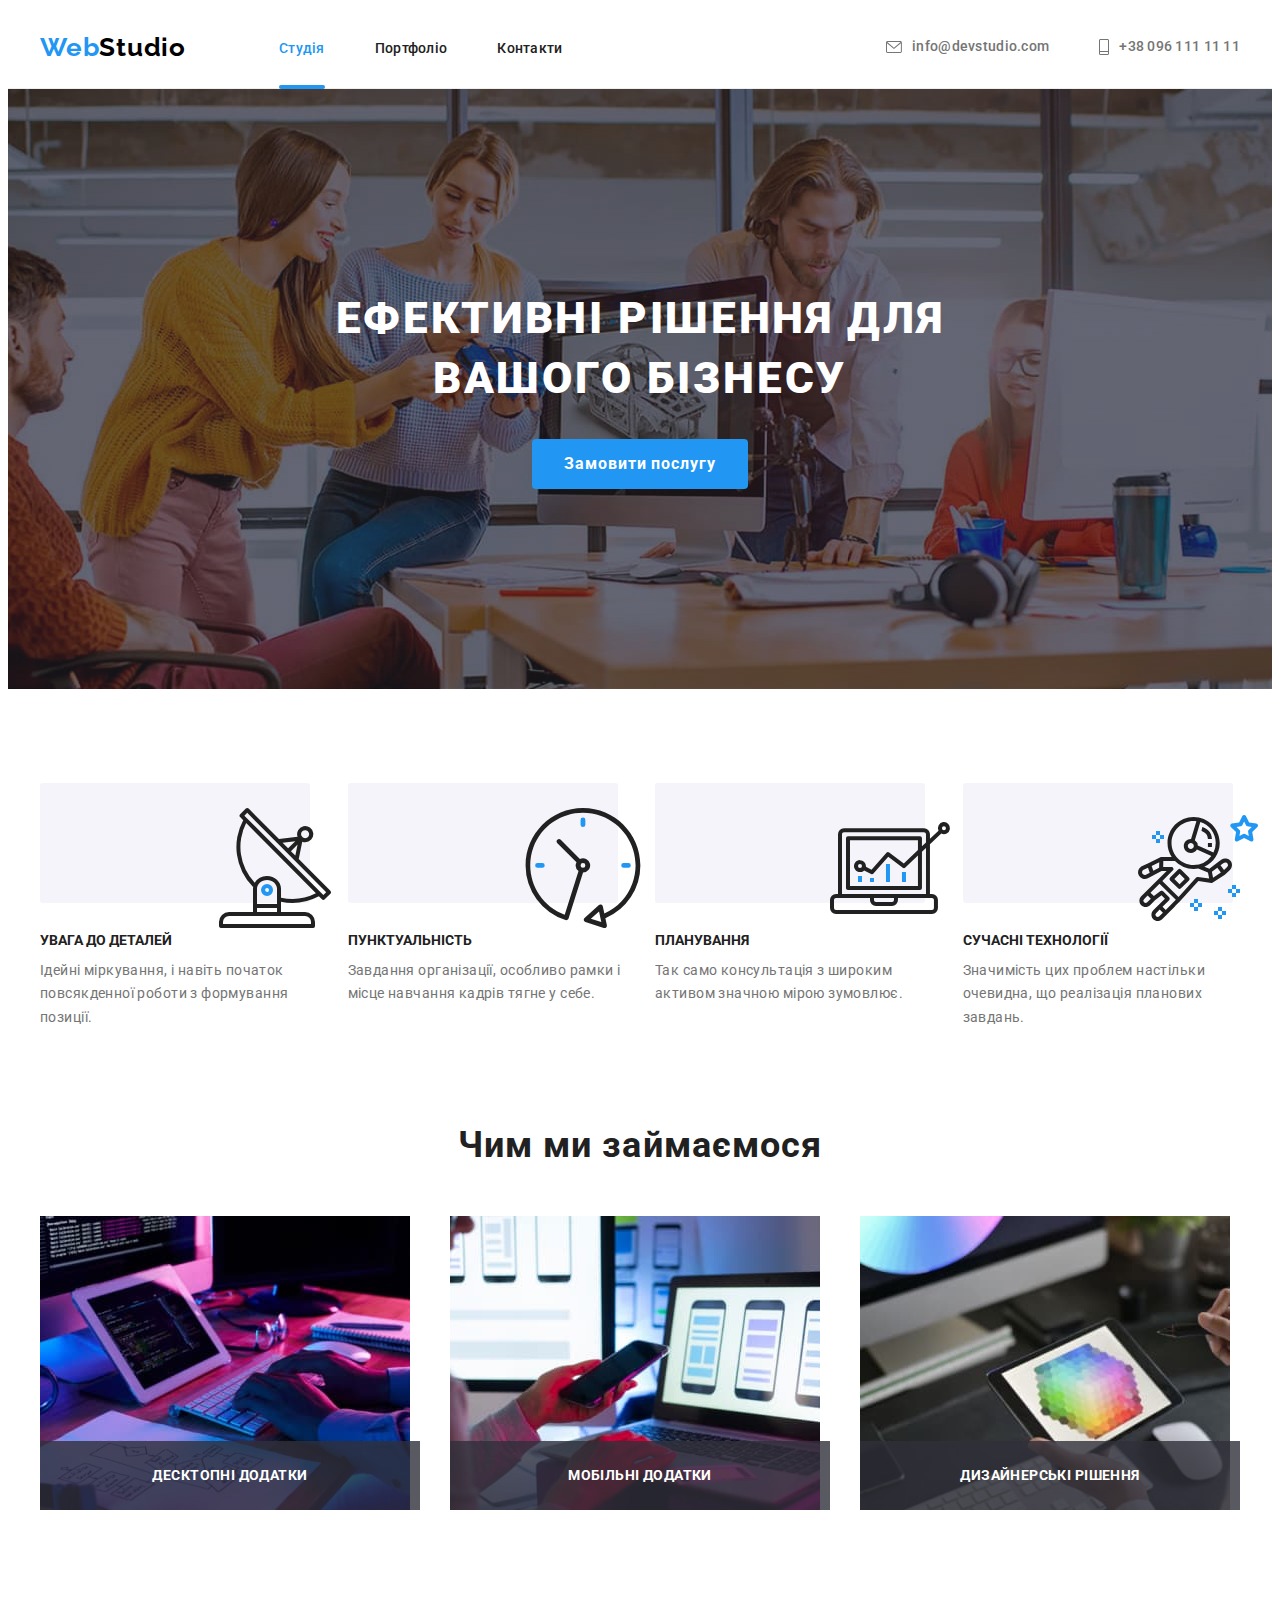
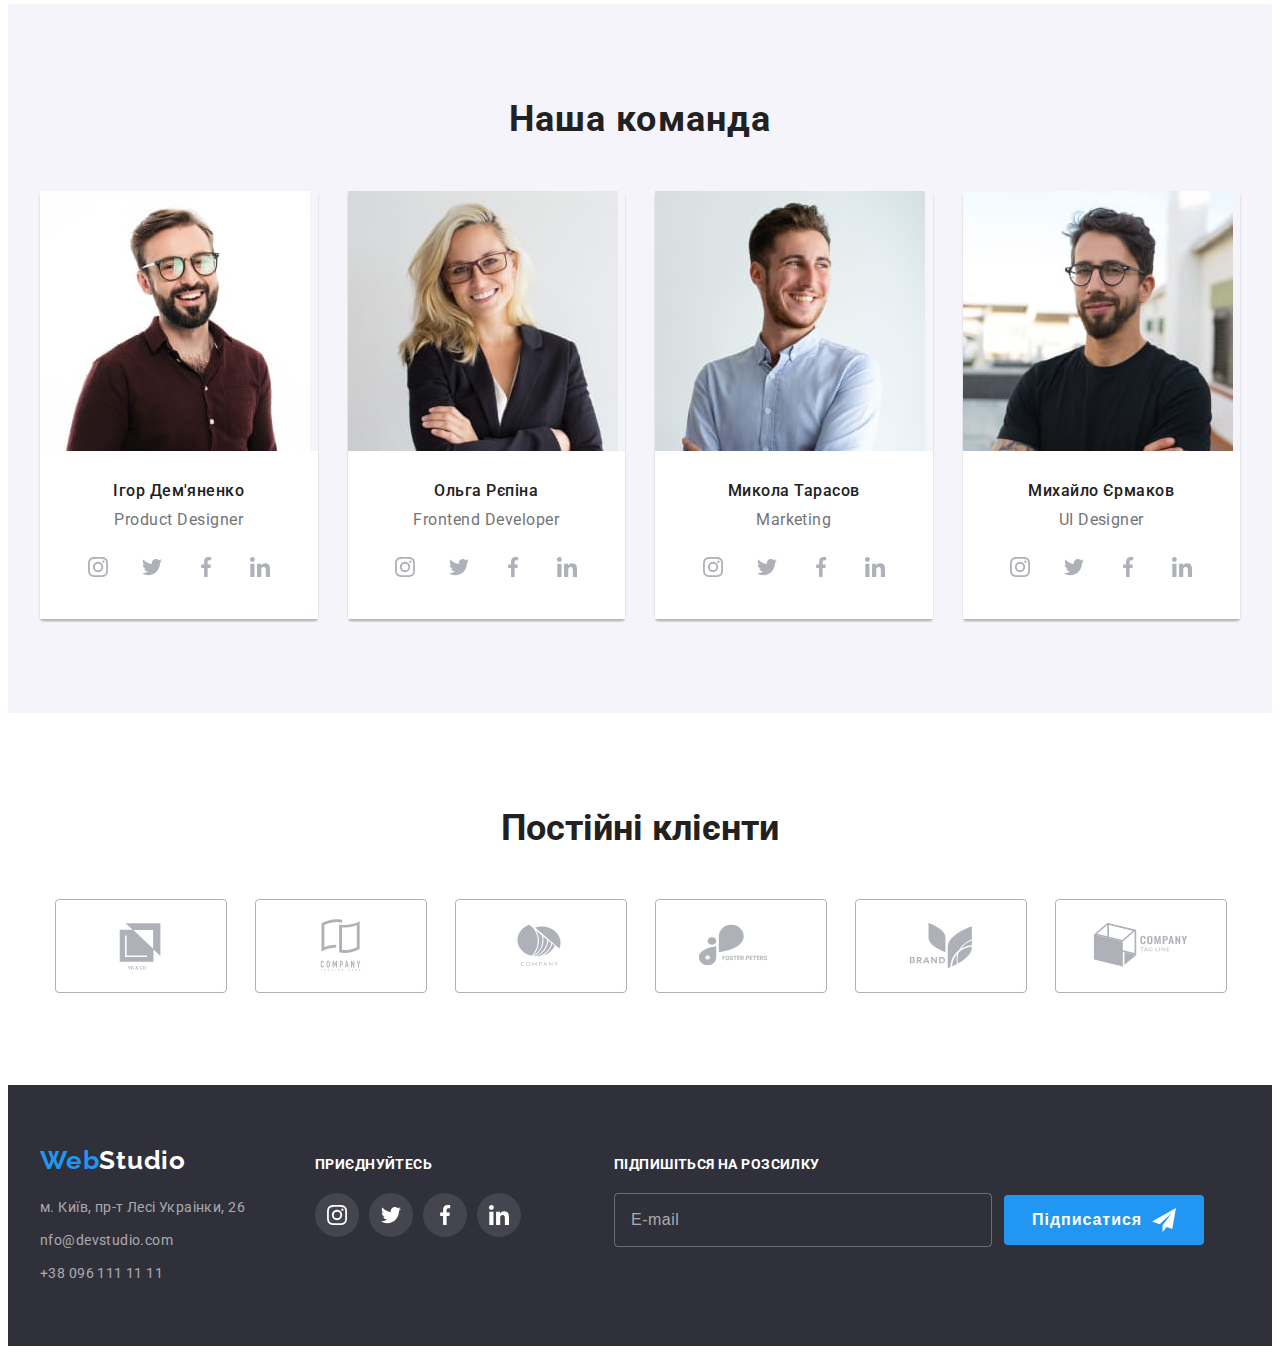
<file: index.html>
<!DOCTYPE html>
<html lang="uk">
  <head>
    <meta charset="UTF-8" />
    <meta http-equiv="X-UA-Compatible" content="IE=edge" />
    <meta name="viewport" content="width=device-width, initial-scale=1.0" />
    <title>Головна</title>
    <link rel="preconnect" href="https://fonts.googleapis.com" />
    <link rel="preconnect" href="https://fonts.gstatic.com" crossorigin />
    <link
      href="https://fonts.googleapis.com/css2?family=Raleway:wght@700&family=Roboto:wght@400;500;700;900&display=swap"
      rel="stylesheet"
    />

    <link
      rel="stylesheet"
      href="https://cdnjs.cloudflare.com/ajax/libs/modern-normalize/1.1.0/modern-normalize.min.css"
      integrity="sha512-wpPYUAdjBVSE4KJnH1VR1HeZfpl1ub8YT/NKx4PuQ5NmX2tKuGu6U/JRp5y+Y8XG2tV+wKQpNHVUX03MfMFn9Q=="
      crossorigin="anonymous"
      referrerpolicy="no-referrer"
    />

    <link rel="stylesheet" href="./css/main.min.css" />
  </head>

  <body>
  <!-- header -->

    <header class="header">
      <div class="container header-container">
        <a class="header-logo" href="#">
          <span class="header-logo-web">Web</span>Studio</a
        >

        <nav class="navigation">
          <ul class="header-nav">
            <li>
              <a class="header-nav-link current" href="./index.html">Студія</a>
            </li>
            <li>
              <a class="header-nav-link" href="./portfolio.html">Портфоліо</a>
            </li>
            <li><a class="header-nav-link" href="#">Контакти</a></li>
          </ul>
        </nav>

        <ul class="header-contacts">
          <li>
            <a class="header-contact" href="mailto:info@devstudio.com">
              <svg class="icon-mail" width="16" height="12">
                <use href="./images/icons.svg#icon-envelope"></use></svg
              >info@devstudio.com</a
            >
          </li>
          <li>
            <a class="header-contact" href="tel:+380961111111">
              <svg class="icon-tel" width="10" height="16">
                <use href="./images/icons.svg#icon-iconphone"></use></svg
              >+38 096 111 11 11</a
            >
          </li>
        </ul>
      </div>
    </header>

    <main>
  <!-- hero -->

      <section class="hero">
        <div class="container hero__container">
          <h1 class="hero__title">Ефективні рішення для вашого бізнесу</h1>
          <button type="button" class="hero__btn btn" data-modal-open>
            Замовити послугу
          </button>
        </div>
      </section>

 <!--  description  -->

      <section class="description">
        <div class="container description-container">
          <h2 hidden>description</h2>

          <ul class="description-list">
            <li class="description-list-item">
              <div class="description-wrapper-icon">
                <svg class="description-icon" width="70" height="70">
                  <use href="./images/icons.svg#icon-antenna"></use>
                </svg>
              </div>

              <h3 class="description-subtitle">УВАГА ДО ДЕТАЛЕЙ</h3>
              <p class="description-text">
                Ідейні міркування, і навіть початок повсякденної роботи з
                формування позиції.
              </p>
            </li>
            <li class="description-list-item">
              <div class="description-wrapper-icon">
                <svg class="description-icon" width="70" height="70">
                  <use href="./images/icons.svg#icon-clock"></use>
                </svg>
              </div>

              <h3 class="description-subtitle">ПУНКТУАЛЬНІСТЬ</h3>
              <p class="description-text">
                Завдання організації, особливо рамки і місце навчання кадрів
                тягне у себе.
              </p>
            </li>
            <li class="description-list-item">
              <div class="description-wrapper-icon">
                <svg class="description-icon" width="70" height="70">
                  <use href="./images/icons.svg#icon-diagram"></use>
                </svg>
              </div>

              <h3 class="description-subtitle">ПЛАНУВАННЯ</h3>
              <p class="description-text">
                Так само консультація з широким активом значною мірою зумовлює.
              </p>
            </li>
            <li class="description-list-item">
              <div class="description-wrapper-icon">
                <svg class="description-icon" width="70" height="70">
                  <use href="./images/icons.svg#icon-astronaut"></use>
                </svg>
              </div>

              <h3 class="description-subtitle">СУЧАСНІ ТЕХНОЛОГІЇ</h3>
              <p class="description-text">
                Значимість цих проблем настільки очевидна, що реалізація
                планових завдань.
              </p>
            </li>
          </ul>
        </div>
      </section>

  <!--  about  -->

      <section class="about">
        <div class="container about__container">
          <h2 class="about__subtitle">Чим ми займаємося</h2>

          <ul class="about__list">
            <li class="about__item">
              <div class="about__wrapper">
                <img
                  src="./images/img1.jpg"
                  alt="комп'ютер"
                  width="370"
                  height="294"
                />
                <h3 class="about__text">Десктопні додатки</h3>
              </div>
            </li>
            <li class="about__item">
              <div class="about__wrapper">
                <img
                  src="./images/img2.jpg"
                  alt="телефон"
                  width="370"
                  height="294"
                />
                <h3 class="about__text">Мобільні додатки</h3>
              </div>
            </li>
            <li class="about__item">
              <div class="about__wrapper">
                <img
                  src="./images/img3.jpg"
                  alt="планшет"
                  width="370"
                  height="294"
                />
                <h3 class="about__text">Дизайнерські рішення</h3>
              </div>
            </li>
          </ul>
        </div>
      </section>

 <!-- team -->

      <section class="team" id="team">
        <div class="container team__container">
          <h2 class="team__subtitle">Наша команда</h2>

          <ul class="team__list">
            <li class="team__item">
              <img
                src="./images/igor.jpg"
                alt="наш дизайнер"
                width="270"
                height="260"
              />

              <div class="team__card">
                <h3 class="team__card-title">Ігор Дем'яненко</h3>
                <p class="team__card-text">Product Designer</p>

                <ul class="soc">
                  <li class="soc__item">
                    <a
                      class="soc__link"
                      href="#"
                      target="_blank"
                      rel="norefferer noopener"
                    >
                      <svg class="soc__icon" width="20" height="20">
                        <use href="./images/icons.svg#icon-instagram"></use>
                      </svg>
                    </a>
                  </li>
                  <li class="soc__item">
                    <a
                      class="soc__link"
                      href="#"
                      target="_blank"
                      rel="norefferer noopener"
                    >
                      <svg class="soc__icon" width="20" height="20">
                        <use href="./images/icons.svg#icon-twitter"></use>
                      </svg>
                    </a>
                  </li>
                  <li class="soc__item">
                    <a
                      class="soc__link"
                      href="#"
                      target="_blank"
                      rel="norefferer noopener"
                    >
                      <svg class="soc__icon" width="20" height="20">
                        <use href="./images/icons.svg#icon-facebook"></use>
                      </svg>
                    </a>
                  </li>
                  <li class="soc__item">
                    <a
                      class="soc__link"
                      href="#"
                      target="_blank"
                      rel="norefferer noopener"
                    >
                      <svg class="soc__icon" width="20" height="20">
                        <use href="./images/icons.svg#icon-linkedin"></use>
                      </svg>
                    </a>
                  </li>
                </ul>
              </div>
            </li>
            <li class="team__item">
              <img
                src="./images/olha.jpg"
                alt="наш розробник"
                width="270"
                height="260"
              />
              <div class="team__card">
                <h3 class="team__card-title">Ольга Рєпіна</h3>
                <p class="team__card-text">Frontend Developer</p>
                <ul class="soc">
                  <li class="soc__item">
                    <a
                      class="soc__link"
                      href="#"
                      target="_blank"
                      rel="norefferer noopener"
                    >
                      <svg class="soc__icon" width="20" height="20">
                        <use href="./images/icons.svg#icon-instagram"></use>
                      </svg>
                    </a>
                  </li>
                  <li class="soc__item">
                    <a
                      class="soc__link"
                      href="#"
                      target="_blank"
                      rel="norefferer noopener"
                    >
                      <svg class="soc__icon" width="20" height="20">
                        <use href="./images/icons.svg#icon-twitter"></use>
                      </svg>
                    </a>
                  </li>
                  <li class="soc__item">
                    <a
                      class="soc__link"
                      href="#"
                      target="_blank"
                      rel="norefferer noopener"
                    >
                      <svg class="soc__icon" width="20" height="20">
                        <use href="./images/icons.svg#icon-facebook"></use>
                      </svg>
                    </a>
                  </li>
                  <li class="soc__item">
                    <a
                      class="soc__link"
                      href="#"
                      target="_blank"
                      rel="norefferer noopener"
                    >
                      <svg class="soc__icon" width="20" height="20">
                        <use href="./images/icons.svg#icon-linkedin"></use>
                      </svg>
                    </a>
                  </li>
                </ul>
              </div>
            </li>
            <li class="team__item">
              <img
                src="./images/mykola.jpg"
                alt="наш маркетолог"
                width="270"
                height="260"
              />
              <div class="team__card">
                <h3 class="team__card-title">Микола Тарасов</h3>
                <p class="team__card-text">Marketing</p>
                <ul class="soc">
                  <li class="soc__item">
                    <a
                      class="soc__link"
                      href="#"
                      target="_blank"
                      rel="norefferer noopener"
                    >
                      <svg class="soc__icon" width="20" height="20">
                        <use href="./images/icons.svg#icon-instagram"></use>
                      </svg>
                    </a>
                  </li>
                  <li class="soc__item">
                    <a
                      class="soc__link"
                      href="#"
                      target="_blank"
                      rel="norefferer noopener"
                    >
                      <svg class="soc__icon" width="20" height="20">
                        <use href="./images/icons.svg#icon-twitter"></use>
                      </svg>
                    </a>
                  </li>
                  <li class="soc__item">
                    <a
                      class="soc__link"
                      href="#"
                      target="_blank"
                      rel="norefferer noopener"
                    >
                      <svg class="soc__icon" width="20" height="20">
                        <use href="./images/icons.svg#icon-facebook"></use>
                      </svg>
                    </a>
                  </li>
                  <li class="soc__item">
                    <a
                      class="soc__link"
                      href="#"
                      target="_blank"
                      rel="norefferer noopener"
                    >
                      <svg class="soc__icon" width="20" height="20">
                        <use href="./images/icons.svg#icon-linkedin"></use>
                      </svg>
                    </a>
                  </li>
                </ul>
              </div>
            </li>
            <li class="team__item">
              <img
                src="./images/mychailo.jpg"
                alt="наш дизайнер"
                width="270"
                height="260"
              />
              <div class="team__card">
                <h3 class="team__card-title">Михайло Єрмаков</h3>
                <p class="team__card-text">UI Designer</p>
                <ul class="soc">
                  <li class="soc__item">
                    <a
                      class="soc__link"
                      href="#"
                      target="_blank"
                      rel="norefferer noopener"
                    >
                      <svg class="soc__icon" width="20" height="20">
                        <use href="./images/icons.svg#icon-instagram"></use>
                      </svg>
                    </a>
                  </li>
                  <li class="soc__item">
                    <a
                      class="soc__link"
                      href="#"
                      target="_blank"
                      rel="norefferer noopener"
                    >
                      <svg class="soc__icon" width="20" height="20">
                        <use href="./images/icons.svg#icon-twitter"></use>
                      </svg>
                    </a>
                  </li>
                  <li class="soc__item">
                    <a
                      class="soc__link"
                      href="#"
                      target="_blank"
                      rel="norefferer noopener"
                    >
                      <svg class="soc__icon" width="20" height="20">
                        <use href="./images/icons.svg#icon-facebook"></use>
                      </svg>
                    </a>
                  </li>
                  <li class="soc__item">
                    <a
                      class="soc__link"
                      href="#"
                      target="_blank"
                      rel="norefferer noopener"
                    >
                      <svg class="soc__icon" width="20" height="20">
                        <use href="./images/icons.svg#icon-linkedin"></use>
                      </svg>
                    </a>
                  </li>
                </ul>
              </div>
            </li>
          </ul>
        </div>
      </section>

<!--  clients  -->

      <section class="clients">
        <div class="container clients__container">
          <h2 class="clients__subtitle">Постійні клієнти</h2>

          <ul class="clients__list">
            <li class="clients__item">
              <a
                class="clients__link"
                href="#"
                target="_blank"
                rel="norefferer noopener"
              >
                <svg class="clients__icon" width="106" height="60">
                  <use href="./images/icons.svg#icon-Logo1"></use></svg>
                </a>
            </li>
            <li class="clients__item">
              <a
                class="clients__link"
                href="#"
                target="_blank"
                rel="norefferer noopener"
              >
                <svg class="clients__icon" width="106" height="60">
                  <use href="./images/icons.svg#icon-Logo2"></use>
                </svg>
              </a>
            </li>
            <li class="clients__item">
              <a
                class="clients__link"
                href="#"
                target="_blank"
                rel="norefferer noopener"
              >
                <svg class="clients__icon" width="106" height="60">
                  <use href="./images/icons.svg#icon-Logo3"></use>
                </svg>
              </a>
            </li>
            <li class="clients__item">
              <a
                class="clients__link"
                href="#"
                target="_blank"
                rel="norefferer noopener"
              >
                <svg class="clients__icon" width="106" height="60">
                  <use href="./images/icons.svg#icon-Logo4"></use>
                </svg>
              </a>
            </li>
            <li class="clients__item">
              <a
                class="clients__link"
                href="#"
                target="_blank"
                rel="norefferer noopener"
              >
                <svg class="clients__icon" width="106" height="60">
                  <use href="./images/icons.svg#icon-Logo5"></use>
                </svg>
              </a>
            </li>
            <li class="clients__item">
              <a
                class="clients__link"
                href="#"
                target="_blank"
                rel="norefferer noopener"
              >
                <svg class="clients__icon" width="106" height="60">
                  <use href="./images/icons.svg#icon-Logo6"></use>
                </svg>
              </a>
            </li>
          </ul>
        </div>
      </section>
    </main>

                           <!--  footer  -->

    <footer class="contacts">
      <div class="container footer-container">
        <div class="footer-address">
          <a href="./index.html" class="footer-logo">
            <span class="footer-logo-web">Web</span>Studio</a
          >
          <address class="contacts-address">
            <ul>
              <li class="contacts-address-item">
                <a
                  class="contacts-link"
                  href="https://goo.gl/maps/CPtrU1FHBa2aNyZL9"
                  target="_blank"
                  rel="noopener noreferrer"
                  >м. Київ, пр-т Лесі Украінки, 26
                </a>
              </li>
              <li class="contacts-address-item">
                <a class="contacts-mail" href="mailto:nfo@devstudio.com"
                  >nfo@devstudio.com
                </a>
              </li>
              <li class="contacts-address-item">
                <a class="contacts-phone" href="tel:+380961111111"
                  >+38 096 111 11 11
                </a>
              </li>
            </ul>
          </address>
        </div>

                            <!-- footer soc-list  -->

        <div class="footer-soc">
          <span class="footer-soc-uptitle">приєднуйтесь</span>
          <ul class="footer-soc-list">
            <li class="footer-soc-item">
              <a
                class="footer-soc-link link"
                href="#"
                target="_blank"
                rel="noreferrer noopener"
              >
                <svg class="footer-soc-icon" width="20" height="20">
                  <use href="./images/icons.svg#icon-instagram"></use>
                </svg>
              </a>
            </li>
            <li class="footer-soc-item">
              <a
                class="footer-soc-link link"
                href="#"
                target="_blank"
                rel="norefferer noopener"
              >
                <svg class="footer-soc-icon" width="20" height="20">
                  <use href="./images/icons.svg#icon-twitter"></use>
                </svg>
              </a>
            </li>
            <li class="footer-soc-item">
              <a
                class="footer-soc-link link"
                href="#"
                target="_blank"
                rel="norefferer noopener"
              >
                <svg class="footer-soc-icon" width="20" height="20">
                  <use href="./images/icons.svg#icon-facebook"></use>
                </svg>
              </a>
            </li>
            <li class="footer-soc-item">
              <a
                class="footer-soc-link link"
                href="#"
                target="_blank"
                rel="norefferer noopener"
              >
                <svg class="footer-soc-icon" width="20" height="20">
                  <use href="./images/icons.svg#icon-linkedin"></use>
                </svg>
              </a>
            </li>
          </ul>
        </div>

        <div class="footer-field">
          <p class="footer-input-uptitle">Підпишіться на розсилку</p>
          <form class="footer-form">
            <label for="send-email" class="input-label hidden">Пошта</label>
            <div class="footer-input-wrapper">
              <input
                type="email"
                name="send-email"
                class="footer-input"
                id="send-email"
                placeholder="E-mail"
                required
              />

              <button type="submit" class="footer-btn">
                Підписатися
                <span>
                  <svg class="icon-send" width="24" height="24">
                    <use href="./images/icons.svg#icon-send"></use>
                  </svg>
                </span>
              </button>
            </div>
          </form>
        </div>
      </div>
    </footer>

                              <!--   modal   -->

    <div class="backdrop is-hidden" data-modal>
      <div class="modal">
        <button type="button" class="modal-close" data-modal-close>
          <svg class="modal-close-icon" width="18" height="18">
            <use href="./images/icons.svg#icon-close-black"></use>
          </svg>
        </button>

        <p class="modal-title">Залиште свої дані, ми вам передзвонимо</p>

        <form class="modal-form">
          <div class="modal-field">
            <label for="user-name" class="input-label">Ім'я</label>
            <div class="input-wrapper">
              <input
                type="text"
                name="user-name"
                class="modal-input"
                id="user-name"
                required
              />
              <svg class="modal-icon" width="18" height="18">
                <use href="./images/icons.svg#icon-person"></use>
              </svg>
            </div>
          </div>

          <div class="modal-field">
            <label for="user-tel" class="input-label">Телефон</label>
            <div class="input-wrapper">
              <input
                type="tel"
                name="user-tel"
                class="modal-input"
                id="user-tel"
                required
              />
              <svg class="modal-icon" width="18" height="18">
                <use href="./images/icons.svg#icon-phone"></use>
              </svg>
            </div>
          </div>

          <div class="modal-field">
            <label for="user-email" class="input-label">Пошта</label>
            <div class="input-wrapper">
              <input
                type="email"
                name="user-email"
                class="modal-input"
                id="user-email"
                required
              />
              <svg class="modal-icon" width="18" height="18">
                <use href="./images/icons.svg#icon-email"></use>
              </svg>
            </div>
          </div>

          <div class="modal-field">
            <label for="user-comment" class="input-label">Коментар</label>
            <textarea
              name="user-comment"
              id="user-comment"
              class="modal-comment"
              placeholder="Введіть текст"
            ></textarea>
          </div>

          <div class="modal-field">
            <div class="checkbox-wrapper">
              <input
                type="checkbox"
                name="policy"
                class="modal-check hidden"
                id="policy"
              />
              <label for="policy" class="check-text">
                <span>
                  <svg class="check-icon" width="16" height="15">
                    <use href="./images/icons.svg#icon-check"></use>
                  </svg>
                </span>
                Погоджуюся з розсилкою та приймаю
                <a href="#" class="policy-link">Умови договору</a>
              </label>
            </div>
          </div>

          <button type="submit" class="modal-btn">Відправити</button>
        </form>
      </div>
    </div>

    <script src="./js/modal.js"></script>
  </body>
</html>
</file>
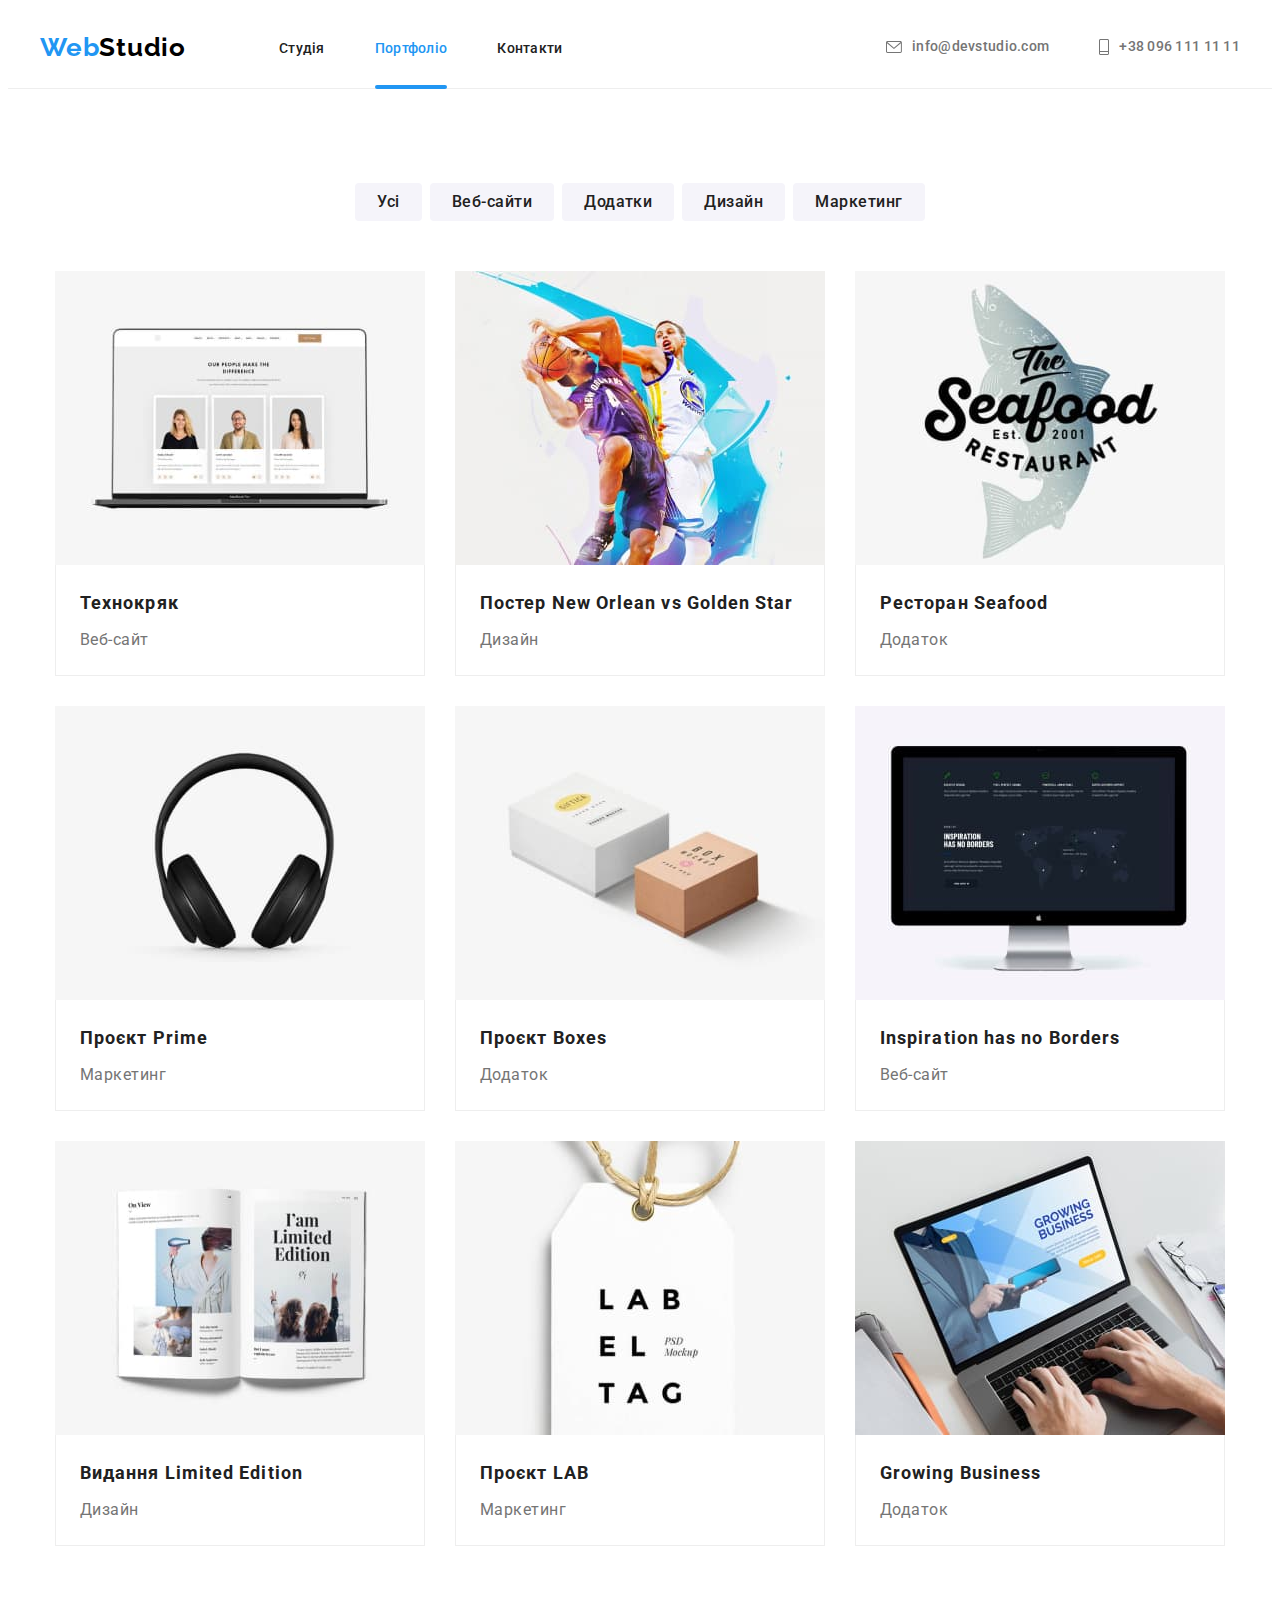
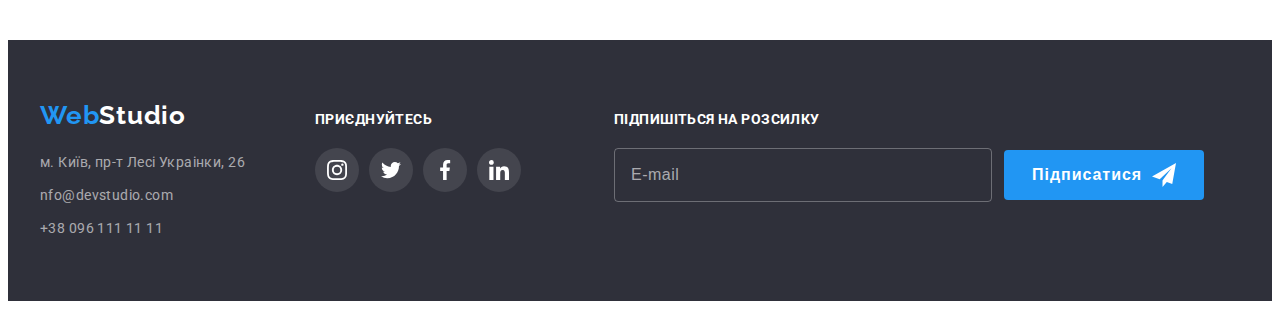
<file: portfolio.html>
<!DOCTYPE html>
<html lang="uk">
  <head>
    <meta charset="UTF-8" />
    <meta http-equiv="X-UA-Compatible" content="IE=edge" />
    <meta name="viewport" content="width=device-width, initial-scale=1.0" />
    <title>Портфоліо</title>
    <link rel="preconnect" href="https://fonts.googleapis.com" />
    <link rel="preconnect" href="https://fonts.gstatic.com" crossorigin />
    <link
      href="https://fonts.googleapis.com/css2?family=Raleway:wght@700&family=Roboto:wght@400;500;700;900&display=swap"
      rel="stylesheet"
    />

    <link
      rel="stylesheet"
      href="https://cdnjs.cloudflare.com/ajax/libs/modern-normalize/1.1.0/modern-normalize.min.css"
      integrity="sha512-wpPYUAdjBVSE4KJnH1VR1HeZfpl1ub8YT/NKx4PuQ5NmX2tKuGu6U/JRp5y+Y8XG2tV+wKQpNHVUX03MfMFn9Q=="
      crossorigin="anonymous"
      referrerpolicy="no-referrer"
    />

    <link rel="stylesheet" href="./css/main.min.css" />
  </head>

  <body>
    <!-- ---------------------header----------------------- -->
    <header class="header">
      <div class="container header-container">
        <a class="header-logo" href="./index.html">
          <span class="header-logo-web">Web</span>Studio</a
        >

        <nav class="navigation">
          <ul class="header-nav">
            <li><a class="header-nav-link" href="./index.html">Студія</a></li>
            <li>
              <a class="header-nav-link current" href="./portfolio.html"
                >Портфоліо</a
              >
            </li>
            <li><a class="header-nav-link" href="#">Контакти</a></li>
          </ul>
        </nav>

        <ul class="header-contacts">
          <li>
            <a class="header-contact" href="mailto:info@devstudio.com">
              <svg class="icon-mail" width="16" height="12">
                <use href="./images/icons.svg#icon-envelope"></use></svg
              >info@devstudio.com</a
            >
          </li>
          <li>
            <a class="header-contact" href="tel:+380961111111">
              <svg class="icon-tel" width="10" height="16">
                <use href="./images/icons.svg#icon-iconphone"></use></svg
              >+38 096 111 11 11</a
            >
          </li>
        </ul>
      </div>
    </header>

    <!-- --------------------filter-btn-------------------------- -->

    <main>
      <section class="filter">
        <div class="container filter-container">
          <h1 class="hidden">portfolio</h1>

          <ul class="filter-list">
            <li><button type="button" class="filter-btn">Усі</button></li>
            <li><button type="button" class="filter-btn">Веб-сайти</button></li>
            <li><button type="button" class="filter-btn">Додатки</button></li>
            <li><button type="button" class="filter-btn">Дизайн</button></li>
            <li><button type="button" class="filter-btn">Маркетинг</button></li>
          </ul>

          <!---------------------------- portfolio ------------------------->

          <ul class="filter-portfolio">
            <li class="filter-item">
              <a class="link-card" href="#">
                <div class="filter-top-wrap">
                  <img
                    src="./images/technokryak.jpg"
                    alt="Технокряк"
                    width="370"
                    height="294"
                  />
                  <p class="filter-top-text">
                    Ресурс пропонує комплексні пропозиції з різним рівнем
                    функціоналу та сервісів. Все це дозволить відвідувачу
                    отримати вичерпні відомості про компанію чи приватну особу.
                  </p>
                </div>

                <div class="filter-item-border">
                  <h3 class="filter-title">Технокряк</h3>
                  <p class="filter-text">Веб-сайт</p>
                </div>
              </a>
            </li>

            <li class="filter-item">
              <a class="link-card" href="#">
                <div class="filter-top-wrap">
                  <img
                    src="./images/poster.jpg"
                    alt="Постер New Orlean vs Golden Star"
                    width="370"
                    height="294"
                  />
                  <p class="filter-top-text">
                    Ресурс пропонує комплексні пропозиції з різним рівнем
                    функціоналу та сервісів. Все це дозволить відвідувачу
                    отримати вичерпні відомості про компанію чи приватну особу.
                  </p>
                </div>

                <div class="filter-item-border">
                  <h3 class="filter-title">Постер New Orlean vs Golden Star</h3>
                  <p class="filter-text">Дизайн</p>
                </div>
              </a>
            </li>

            <li class="filter-item">
              <a class="link-card" href="#">
                <div class="filter-top-wrap">
                  <img
                    src="./images/seafood.jpg"
                    alt="Ресторан Seafood"
                    width="370"
                    height="294"
                  />
                  <p class="filter-top-text">
                    Ресурс пропонує комплексні пропозиції з різним рівнем
                    функціоналу та сервісів. Все це дозволить відвідувачу
                    отримати вичерпні відомості про компанію чи приватну особу.
                  </p>
                </div>

                <div class="filter-item-border">
                  <h3 class="filter-title">Ресторан Seafood</h3>
                  <p class="filter-text">Додаток</p>
                </div>
              </a>
            </li>

            <li class="filter-item">
              <a class="link-card" href="#">
                <div class="filter-top-wrap">
                  <img
                    src="./images/prime.jpg"
                    alt="Проєкт Prime"
                    width="370"
                    height="294"
                  />
                  <p class="filter-top-text">
                    Ресурс пропонує комплексні пропозиції з різним рівнем
                    функціоналу та сервісів. Все це дозволить відвідувачу
                    отримати вичерпні відомості про компанію чи приватну особу.
                  </p>
                </div>

                <div class="filter-item-border">
                  <h3 class="filter-title">Проєкт Prime</h3>
                  <p class="filter-text">Маркетинг</p>
                </div>
              </a>
            </li>

            <li class="filter-item">
              <a class="link-card" href="#">
                <div class="filter-top-wrap">
                  <img
                    src="./images/boxes.jpg"
                    alt="Проєкт Boxes"
                    width="370"
                    height="294"
                  />
                  <p class="filter-top-text">
                    Ресурс пропонує комплексні пропозиції з різним рівнем
                    функціоналу та сервісів. Все це дозволить відвідувачу
                    отримати вичерпні відомості про компанію чи приватну особу.
                  </p>
                </div>

                <div class="filter-item-border">
                  <h3 class="filter-title">Проєкт Boxes</h3>
                  <p class="filter-text">Додаток</p>
                </div>
              </a>
            </li>

            <li class="filter-item">
              <a class="link-card" href="#">
                <div class="filter-top-wrap">
                  <img
                    src="./images/inspiration.jpg"
                    alt="Inspiration has no Borders"
                    width="370"
                    height="294"
                  />
                  <p class="filter-top-text">
                    Ресурс пропонує комплексні пропозиції з різним рівнем
                    функціоналу та сервісів. Все це дозволить відвідувачу
                    отримати вичерпні відомості про компанію чи приватну особу.
                  </p>
                </div>

                <div class="filter-item-border">
                  <h3 class="filter-title">Inspiration has no Borders</h3>
                  <p class="filter-text">Веб-сайт</p>
                </div>
              </a>
            </li>

            <li class="filter-item">
              <a class="link-card" href="#">
                <div class="filter-top-wrap">
                  <img
                    src="./images/limitededition.jpg"
                    alt="Видання Limited Edition"
                    width="370"
                    height="294"
                  />
                  <p class="filter-top-text">
                    Ресурс пропонує комплексні пропозиції з різним рівнем
                    функціоналу та сервісів. Все це дозволить відвідувачу
                    отримати вичерпні відомості про компанію чи приватну особу.
                  </p>
                </div>

                <div class="filter-item-border">
                  <h3 class="filter-title">Видання Limited Edition</h3>
                  <p class="filter-text">Дизайн</p>
                </div>
              </a>
            </li>

            <li class="filter-item">
              <a class="link-card" href="#">
                <div class="filter-top-wrap">
                  <img
                    src="./images/lab.jpg"
                    alt="Проєкт LAB"
                    width="370"
                    height="294"
                  />
                  <p class="filter-top-text">
                    Ресурс пропонує комплексні пропозиції з різним рівнем
                    функціоналу та сервісів. Все це дозволить відвідувачу
                    отримати вичерпні відомості про компанію чи приватну особу.
                  </p>
                </div>

                <div class="filter-item-border">
                  <h3 class="filter-title">Проєкт LAB</h3>
                  <p class="filter-text">Маркетинг</p>
                </div>
              </a>
            </li>

            <li class="filter-item">
              <a class="link-card" href="#">
                <div class="filter-top-wrap">
                  <img
                    src="./images/business.jpg"
                    alt="Growing Business"
                    width="370"
                    height="294"
                  />
                  <p class="filter-top-text">
                    Ресурс пропонує комплексні пропозиції з різним рівнем
                    функціоналу та сервісів. Все це дозволить відвідувачу
                    отримати вичерпні відомості про компанію чи приватну особу.
                  </p>
                </div>

                <div class="filter-item-border">
                  <h3 class="filter-title">Growing Business</h3>
                  <p class="filter-text">Додаток</p>
                </div>
              </a>
            </li>
          </ul>
        </div>
      </section>
    </main>

    <!-- -------------------------footer---------------------------------- -->

    <footer class="contacts">
      <div class="container footer-container">
        <div class="footer-address">
          <a href="./index.html" class="footer-logo">
            <span class="footer-logo-web">Web</span>Studio</a
          >
          <address class="contacts-address">
            <ul>
              <li class="contacts-address-item">
                <a
                  class="contacts-link"
                  href="https://goo.gl/maps/CPtrU1FHBa2aNyZL9"
                  target="_blank"
                  rel="noopener noreferrer"
                  >м. Київ, пр-т Лесі Украінки, 26
                </a>
              </li>
              <li class="contacts-address-item">
                <a class="contacts-mail" href="mailto:nfo@devstudio.com"
                  >nfo@devstudio.com
                </a>
              </li>
              <li class="contacts-address-item">
                <a class="contacts-phone" href="tel:+380961111111"
                  >+38 096 111 11 11
                </a>
              </li>
            </ul>
          </address>
        </div>

        <!----------------------- footer soclist -------------------------->

        <div class="footer-soc">
          <span class="footer-soc-uptitle">приєднуйтесь</span>
          <ul class="footer-soc-list">
            <li class="footer-soc-item">
              <a
                class="footer-soc-link link"
                href="#"
                target="_blank"
                rel="norefferer noopener"
              >
                <svg class="footer-soc-icon" width="20" height="20">
                  <use href="./images/icons.svg#icon-instagram"></use>
                </svg>
              </a>
            </li>
            <li class="footer-soc-item">
              <a
                class="footer-soc-link link"
                href="#"
                target="_blank"
                rel="norefferer noopener"
              >
                <svg class="footer-soc-icon" width="20" height="20">
                  <use href="./images/icons.svg#icon-twitter"></use>
                </svg>
              </a>
            </li>
            <li class="footer-soc-item">
              <a
                class="footer-soc-link link"
                href="#"
                target="_blank"
                rel="norefferer noopener"
              >
                <svg class="footer-soc-icon" width="20" height="20">
                  <use href="./images/icons.svg#icon-facebook"></use>
                </svg>
              </a>
            </li>
            <li class="footer-soc-item">
              <a
                class="footer-soc-link link"
                href="#"
                target="_blank"
                rel="norefferer noopener"
              >
                <svg class="footer-soc-icon" width="20" height="20">
                  <use href="./images/icons.svg#icon-linkedin"></use>
                </svg>
              </a>
            </li>
          </ul>
        </div>
        <div class="footer-field">
          <p class="footer-input-uptitle">Підпишіться на розсилку</p>
          <form class="footer-form">
            <label for="send-email" class="input-label hidden">Пошта</label>
            <div class="footer-input-wrapper">
              <input
                type="email"
                name="send-email"
                class="footer-input"
                id="send-email"
                placeholder="E-mail"
                required
              />

              <button type="submit" class="footer-btn">
                Підписатися
                <span>
                  <svg class="icon-send" width="24" height="24">
                    <use href="./images/icons.svg#icon-send"></use>
                  </svg>
                </span>
              </button>
            </div>
          </form>
        </div>
      </div>
    </footer>
  </body>
</html>
</file>
<file: css/main.min.css>
:root{--primary-text-color:#757575;--secondary-text-color: #ffffff;--title-text-color:#212121;--accent-color:#2196F3;--primary-background-color: #FFFFFF;--tra: 250ms cubic-bezier(0.4, 0, 0.2, 1)}h1,h2,h3,h4,h5,h6,p{margin:0;color:var(--title-text-color)}ul{list-style:none;margin:0;padding:0}button{cursor:pointer}address{font-style:normal}img{display:block;max-width:100%;height:auto}.hidden{position:absolute;width:1px;height:1px;margin:-1px;padding:0;overflow:hidden;border:0;clip:rect(0 0 0 0)}body{background-color:var(--primary-background-color);color:var(--primary-text-color);font-family:"Roboto",sans-serif}a{text-decoration:none;color:inherit}.container{width:1200px;padding-left:15px;padding-right:15px;margin:0 auto}.header-logo{margin-right:93px;color:#000;font-family:"Raleway",sans-serif;font-weight:700;font-size:26px;line-height:1.19;letter-spacing:.03em}.header-logo-web{font-family:"Raleway",sans-serif;font-weight:700;font-size:26px;line-height:1.19;letter-spacing:.03em;color:var(--accent-color)}.footer-logo{font-family:"Raleway",sans-serif;font-weight:700;font-size:26px;line-height:1.19;letter-spacing:.03em;color:var(--secondary-text-color)}.footer-logo-web{font-family:"Raleway",sans-serif;font-weight:700;font-size:26px;line-height:1.19;letter-spacing:.03em;color:var(--accent-color)}.backdrop{position:fixed;top:0;width:100%;height:100%;background-color:rgba(0,0,0,.1);transition:opacity 300ms linear,visibility 250ms linear}.modal{position:absolute;width:528px;min-height:581px;background-color:var(--primary-background-color);border-radius:4px;top:50%;left:50%;transform:translate(-50%, -50%) scaleX(1);transition:transform 300ms linear;padding:40px}.backdrop.is-hidden .modal{transform:translate(-50%, -50%) scaleX(0)}.modal-close{position:absolute;right:8px;top:8px;width:30px;height:30px;border:1px solid rgba(0,0,0,.1);border-radius:50%;display:flex;align-items:center;justify-content:center;background-color:rgba(0,0,0,0);transition:fill var(--tra)}.modal-close:hover,.modal-close:focus{fill:var(--accent-color)}.is-hidden{opacity:0;visibility:hidden;pointer-events:none}.modal-title{font-weight:700;font-size:20px;line-height:1.15;letter-spacing:.03em;color:var(--title-text-color);text-align:center;margin-bottom:12px}.modal-field{margin-top:10px}.modal-field:first-of-type{margin-top:0}.modal-field:nth-of-type(4n){margin-bottom:20px}.modal-field:last-of-type{margin-top:0}.input-wrapper{position:relative}.modal-input{width:100%;height:40px;border-radius:4px;border:1px solid rgba(33,33,33,.2);background-color:rgba(0,0,0,0);outline:rgba(0,0,0,0);font-size:14px;color:#000;padding-left:42px}.modal-input::-moz-placeholder{font-size:12px;line-height:1.17;letter-spacing:.01em;color:var(--primary-text-color)}.modal-input:-ms-input-placeholder{font-size:12px;line-height:1.17;letter-spacing:.01em;color:var(--primary-text-color)}.modal-input::placeholder{font-size:12px;line-height:1.17;letter-spacing:.01em;color:var(--primary-text-color)}.modal-input:focus{border-color:var(--accent-color)}.modal-icon{position:absolute;left:12px;top:50%;transform:translateY(-50%)}.modal-input:focus+.modal-icon{fill:var(--accent-color)}.input-label{font-size:12px;line-height:1.17;display:block;margin-bottom:4px}.modal-comment{width:100%;height:120px;border:1px solid rgba(33,33,33,.2);border-radius:4px;resize:none;outline:rgba(0,0,0,0);padding:12px 16px}.modal-comment:focus{border-color:var(--accent-color)}.modal-comment::-moz-placeholder{color:rgba(117,117,117,.5);font-size:12px;line-height:1.17;letter-spacing:.01em}.modal-comment:-ms-input-placeholder{color:rgba(117,117,117,.5);font-size:12px;line-height:1.17;letter-spacing:.01em}.modal-comment::placeholder{color:rgba(117,117,117,.5);font-size:12px;line-height:1.17;letter-spacing:.01em}.checkbox-wrapper{display:flex;justify-content:center}.check-text{font-size:14px;line-height:1.71;letter-spacing:.03em;display:flex;align-items:center}.check-text span{width:16px;height:15px;border:2px solid var(--title-text-color);border-radius:2px;margin-right:8px;display:flex;align-items:center;justify-content:center;fill:rgba(0,0,0,0)}.modal-check:checked+.check-text span{background-color:var(--accent-color);border:none;fill:var(--primary-background-color)}.modal-check:focus+.check-text span{border-color:var(--accent-color)}.policy-link{font-size:14px;line-height:1.71;letter-spacing:.03em;align-items:center;color:var(--accent-color);display:block;margin-left:3px;position:relative}.policy-link::after{content:"";position:absolute;left:0;bottom:6px;width:100%;height:1px;background-color:var(--accent-color)}.modal-btn{font-weight:700;font-size:16px;line-height:1.88;text-align:center;letter-spacing:.06em;padding:10px 52px;color:var(--secondary-text-color);background-color:var(--accent-color);border-color:rgba(0,0,0,0);border-radius:4px;display:flex;margin:0 auto;margin-top:30px;transition:box-shadow var(--tra),color var(--tra)}.modal-btn:hover,.modal-btn:focus{box-shadow:0px 4px 4px rgba(0,0,0,.25);background-color:#188ce8}.header{padding-top:24px;padding-bottom:25px;border-bottom:1px solid #eee}.header-container{display:flex;align-items:center}.header-nav{display:flex;gap:50px}.navigation{margin-right:auto}.header-nav .header-nav-link{position:relative;padding-top:32px;padding-bottom:32px;font-weight:500;font-size:14px;line-height:1.14;letter-spacing:.02em;color:var(--title-text-color);transition:color var(--tra)}.current::after{content:"";position:absolute;bottom:-1px;left:0;width:100%;height:4px;background-color:var(--accent-color);border-radius:2px}.header-nav-link.current{font-weight:500;font-size:14px;line-height:1.14;letter-spacing:.02em;color:var(--accent-color)}.header-nav-link{font-weight:500;font-size:14px;line-height:1.14;letter-spacing:.02em;color:var(--title-text-color)}.header-nav-link:hover,.header-nav-link:focus{color:var(--accent-color)}.header-contacts{display:flex;gap:50px}.header-contact{display:flex;align-items:center;font-weight:500;font-size:14px;line-height:1.14;letter-spacing:.02em;color:inherit;transition:color var(--tra)}.header-contact:hover,.header-contact:focus{color:var(--accent-color)}.icon-mail,.icon-tel{margin-right:10px;fill:currentColor}.hero{background-image:linear-gradient(rgba(47, 48, 58, 0.4), rgba(47, 48, 58, 0.4)),url(../images/hero_image.jpg);background-repeat:no-repeat;background-position:center;background-size:cover;max-width:1600px;margin:0 auto;padding-top:200px;padding-bottom:200px}.hero__title{font-weight:900;font-size:44px;line-height:1.36;text-align:center;letter-spacing:.06em;text-transform:uppercase;color:var(--secondary-text-color);max-width:696px;margin:0 auto}.hero__btn{display:block;margin:0 auto;margin-top:30px;min-width:216px;height:50px;font-family:"Roboto",sans-serif;background-color:var(--accent-color);border:none;color:var(--secondary-text-color);font-weight:700;font-size:16px;line-height:1.88;letter-spacing:.06em;border-radius:4px}.description{padding-top:94px;padding-bottom:94px}.description-list{display:flex;gap:30px;justify-content:center}.description-list-item{width:calc((100% - 90px)/4)}.description-wrapper-icon{background-color:#f5f4fa;width:270px;height:120px;border-radius:3px}.description-icon{width:100%;height:100%;border-radius:4px;padding:25px 100px 25px 100px}.description-subtitle{font-size:14px;line-height:1.14;text-transform:uppercase;margin-bottom:10px;margin-top:30px}.description-text{font-size:14px;line-height:1.71;letter-spacing:.03em;color:var(--primary-text-color)}.about{padding-bottom:94px}.about__subtitle{color:var(--title-text-color);font-size:36px;line-height:1.17;letter-spacing:.03em;text-align:center;margin-bottom:50px}.about__list{display:flex;gap:30px;justify-content:center}.about__item{width:calc((100% - 60px)/3)}.about__wrapper{position:relative}.about__text{position:absolute;bottom:0;left:0;width:100%;padding-top:27px;padding-bottom:27px;font-size:14px;line-height:1.14;text-align:center;letter-spacing:.03em;text-transform:uppercase;color:#fff;background-color:rgba(47,48,58,.8)}.team{background-color:#f5f4fa;padding-top:94px;padding-bottom:94px}.team__subtitle{color:var(--title-text-color);font-size:36px;line-height:1.17;letter-spacing:.03em;text-align:center;margin-bottom:50px}.team__list{display:flex;gap:30px;justify-content:center}.team__item{width:calc((100% - 90px)/4);border-radius:4px;box-shadow:0px 3px 1px rgba(0,0,0,.1),0px 1px 2px rgba(0,0,0,.08),0px 2px 2px rgba(0,0,0,.12)}.team__card{padding:30px 0;background-color:var(--primary-background-color)}.team__card-title{margin-bottom:10px;font-weight:500;font-size:16px;line-height:1.19;letter-spacing:.03em;text-align:center}.team__card-text{font-size:16px;line-height:1.19;letter-spacing:.03em;text-align:center;color:var(--primary-text-color);margin-bottom:16px}.soc{display:flex;justify-content:center;gap:10px}.soc__item{width:44px;height:44px}.soc__link{width:100%;height:100%;display:flex;align-items:center;justify-content:center;border-radius:50%;fill:#afb1b8;transition:background-color var(--tra)}.soc__link:hover,.soc__link:focus{background-color:var(--accent-color)}.soc__icon{transition:fill var(--tra)}.soc__link:hover .soc__icon,.soc__link:focus .soc__icon{fill:#fff}.clients{padding-top:94px;padding-bottom:94px}.clients__subtitle{margin-bottom:50px;text-align:center;font-size:36px;line-height:1.17}.clients__list{display:flex;gap:30px;justify-content:center}.clients__item{width:170px;height:92px}.clients__link{width:100%;height:100%;display:flex;align-items:center;justify-content:center;fill:#afb1b8;border:1px solid #afb1b8;border-radius:4px;transition:border-color var(--tra)}.clients__link:hover,.clients__link:focus{border-color:var(--accent-color)}.clients__icon{transition:fill var(--tra)}.clients__link:hover .clients__icon,.clients__link:focus .clients__icon{fill:var(--accent-color)}.filter{padding-top:94px;padding-bottom:94px}.filter-list{display:flex;gap:8px;justify-content:center;margin-bottom:50px}.filter-btn{font-family:"Roboto",sans-serif;font-weight:500;font-size:16px;line-height:1.63;text-align:center;letter-spacing:.03em;color:var(--title-text-color);background-color:#f5f4fa;border:none;padding:6px 22px;border-radius:4px;transition:color var(--tra),background-color var(--tra),box-shadow var(--tra)}.filter-btn:hover,.filter-btn:focus{color:var(--secondary-text-color);background-color:#2196f3;box-shadow:0px 3px 1px rgba(0,0,0,.1),0px 1px 2px rgba(0,0,0,.08),0px 2px 2px rgba(0,0,0,.12)}.filter-btn-active{color:var(--secondary-text-color);background-color:var(--accent-color)}.filter-portfolio{display:flex;flex-wrap:wrap;gap:30px;justify-content:center}.filter-top-wrap{position:relative;overflow:hidden}.filter-top-text{position:absolute;top:0;left:0;background-color:rgba(33,150,243,.9);color:var(--secondary-text-color);font-size:18px;line-height:1.556;letter-spacing:.03em;padding:63px 24px 63px 24px;height:100%;width:100%;transform:translateY(101%);transition:transform 250ms cubic-bezier(0.4, 0, 0.2, 1)}.filter-item:hover .filter-top-text{transform:translateY(0)}.filter-item-border{padding:20px 24px;border-right:1px solid #eee;border-bottom:1px solid #eee;border-left:1px solid #eee}.filter-title{margin-bottom:4px;font-family:inherit;font-weight:700;font-size:18px;line-height:2;letter-spacing:.06em;color:#212121;transition:color var(--tra)}.filter-text{font-family:inherit;font-weight:400;font-size:16px;line-height:1.88;letter-spacing:.03em;color:var(--primary-text-color);transition:color var(--tra)}.link-card{display:block;transition:box-shadow var(--tra)}.link-card:hover,.link-card:focus{box-shadow:1px 4px 6px rgba(0,0,0,.16),0px 4px 4px rgba(0,0,0,.06),0px 1px 1px rgba(0,0,0,.12)}.footer-container{display:flex;align-items:baseline}.contacts{padding-top:60px;padding-bottom:60px;background-color:#2f303a}.contacts-address{display:block;margin-top:20px}.contacts-link{margin-bottom:9px;font-family:"Roboto",sans-serif;font-size:14px;line-height:1.71;letter-spacing:.03em;color:rgba(255,255,255,.6);transition:color var(--tra)}.contacts-link:hover,.contacts-link:focus{color:var(--secondary-text-color)}.contacts-address-item{margin-bottom:9px}.contacts-address-item:last-child{margin-bottom:0}.contacts-mail,.contacts-phone{font-family:"Roboto",sans-serif;font-size:14px;line-height:1.71;letter-spacing:.03em;color:rgba(255,255,255,.6);transition:color var(--tra)}.contacts-mail:hover,.contacts-mail:focus,.contacts-phone:hover,.contacts-phone:focus{color:var(--secondary-text-color)}.footer-soc{margin-left:70px}.footer-soc-uptitle{font-weight:700;font-size:14px;line-height:1.14;letter-spacing:.03em;text-transform:uppercase;color:var(--secondary-text-color)}.footer-soc-list{display:flex;justify-content:center;gap:10px;margin-top:20px}.footer-soc-item{width:44px;height:44px}.footer-soc-link{width:100%;height:100%;border-radius:50%;display:flex;align-items:center;justify-content:center;background-color:rgba(255,255,255,.1);fill:#fff;transition:background-color var(--tra)}.footer-soc-link:hover,.footer-soc-link:focus{background-color:var(--accent-color)}.footer-field{margin-left:93px}.footer-input-wrapper{display:flex;justify-content:space-between;align-items:center;gap:12px}.footer-input-uptitle{font-weight:700;font-size:14px;line-height:1.14;letter-spacing:.03em;text-transform:uppercase;color:var(--secondary-text-color);margin-bottom:20px}.footer-input{width:358px;height:50px;border-radius:4px;border:1px solid rgba(255,255,255,.3);background-color:rgba(0,0,0,0);outline:rgba(0,0,0,0);font-size:16px;padding-left:16px;color:var(--secondary-text-color)}.footer-input:focus{border-color:var(--accent-color)}.footer-input::-moz-placeholder{color:rgba(255,255,255,.6);font-size:16px;line-height:1.25;letter-spacing:.03em}.footer-input:-ms-input-placeholder{color:rgba(255,255,255,.6);font-size:16px;line-height:1.25;letter-spacing:.03em}.footer-input::placeholder{color:rgba(255,255,255,.6);font-size:16px;line-height:1.25;letter-spacing:.03em}.footer-btn{width:200px;height:50px;font-weight:700;font-size:16px;line-height:1.88;text-align:center;letter-spacing:.06em;padding:10px 62px 10px 28px;color:var(--secondary-text-color);background-color:var(--accent-color);border-color:rgba(0,0,0,0);border:none;border-radius:4px;display:flex;transition:box-shadow var(--tra),color var(--tra);position:relative}.footer-btn:hover,.footer-btn:focus{box-shadow:0px 4px 4px rgba(0,0,0,.15);background-color:#188ce8}.icon-send{position:absolute;fill:var(--secondary-text-color);right:28px;top:50%;transform:translateY(-50%)}/*# sourceMappingURL=main.min.css.map */
</file>
